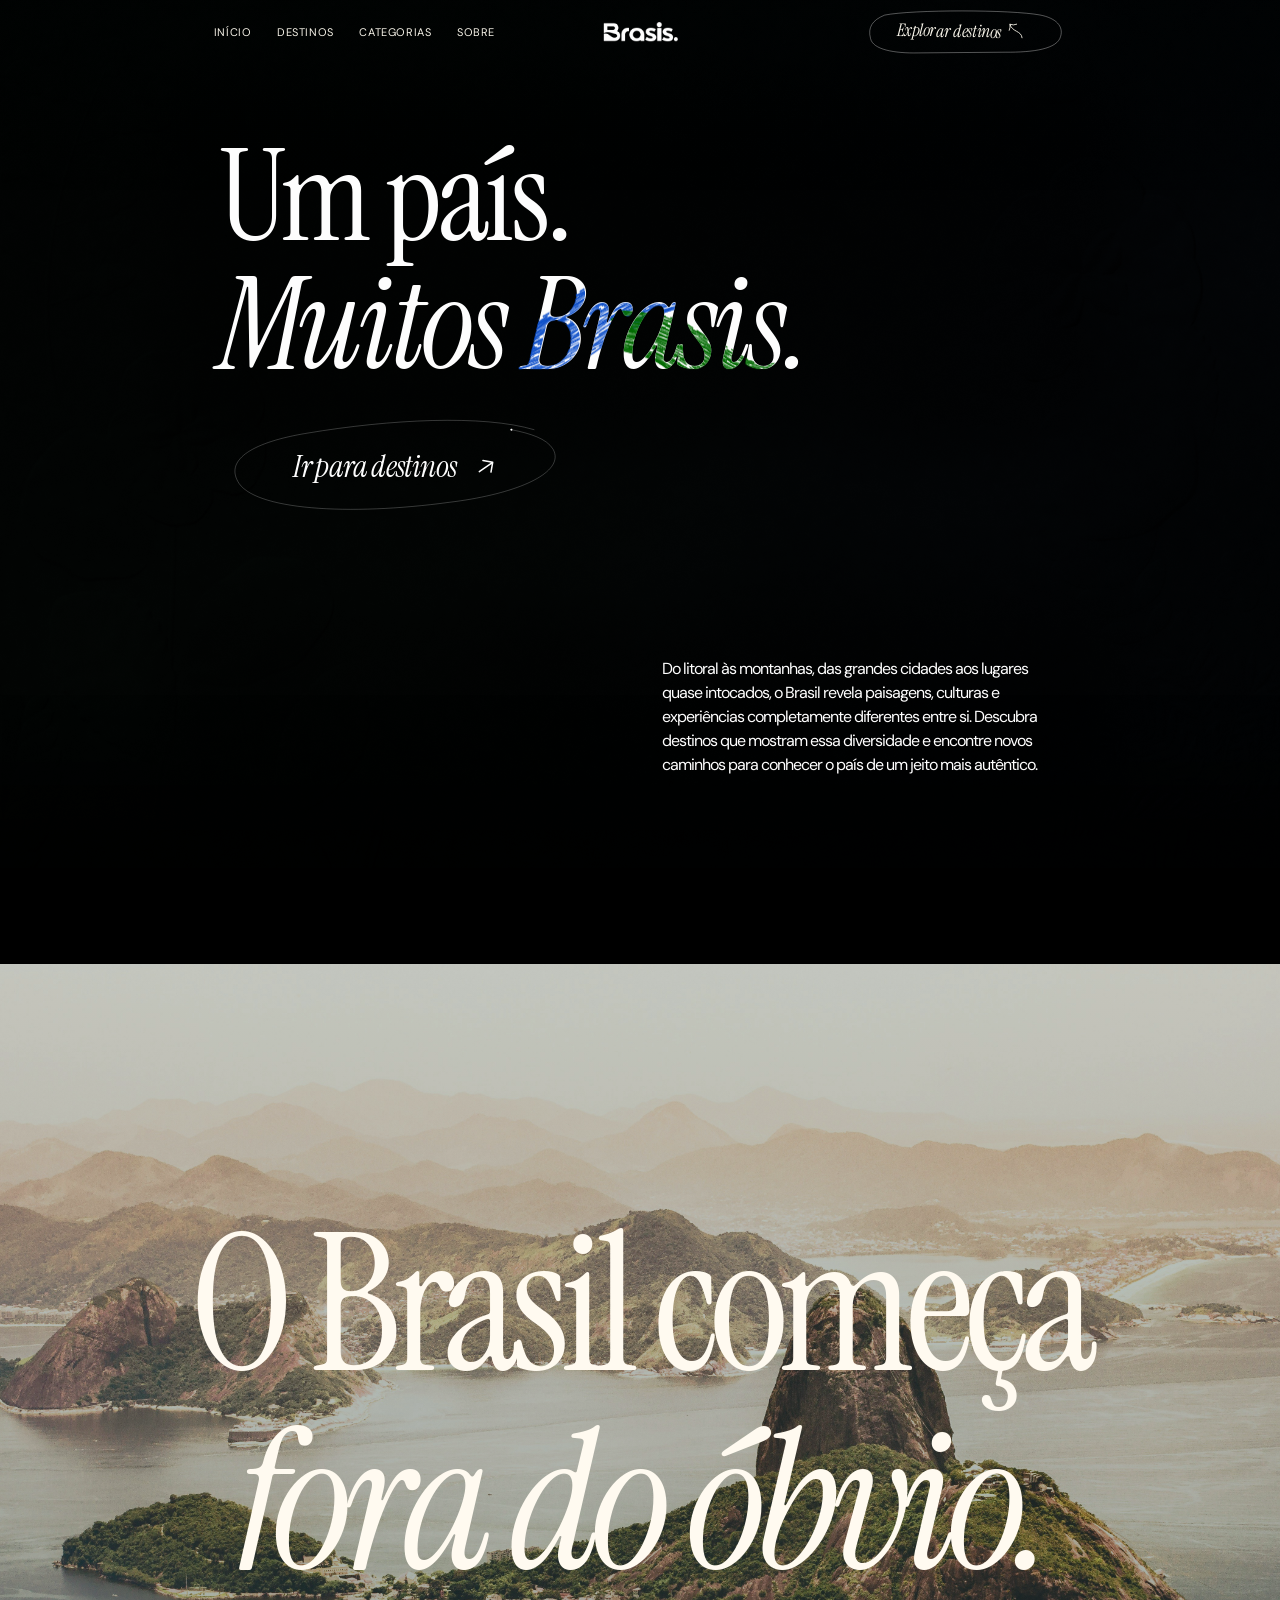
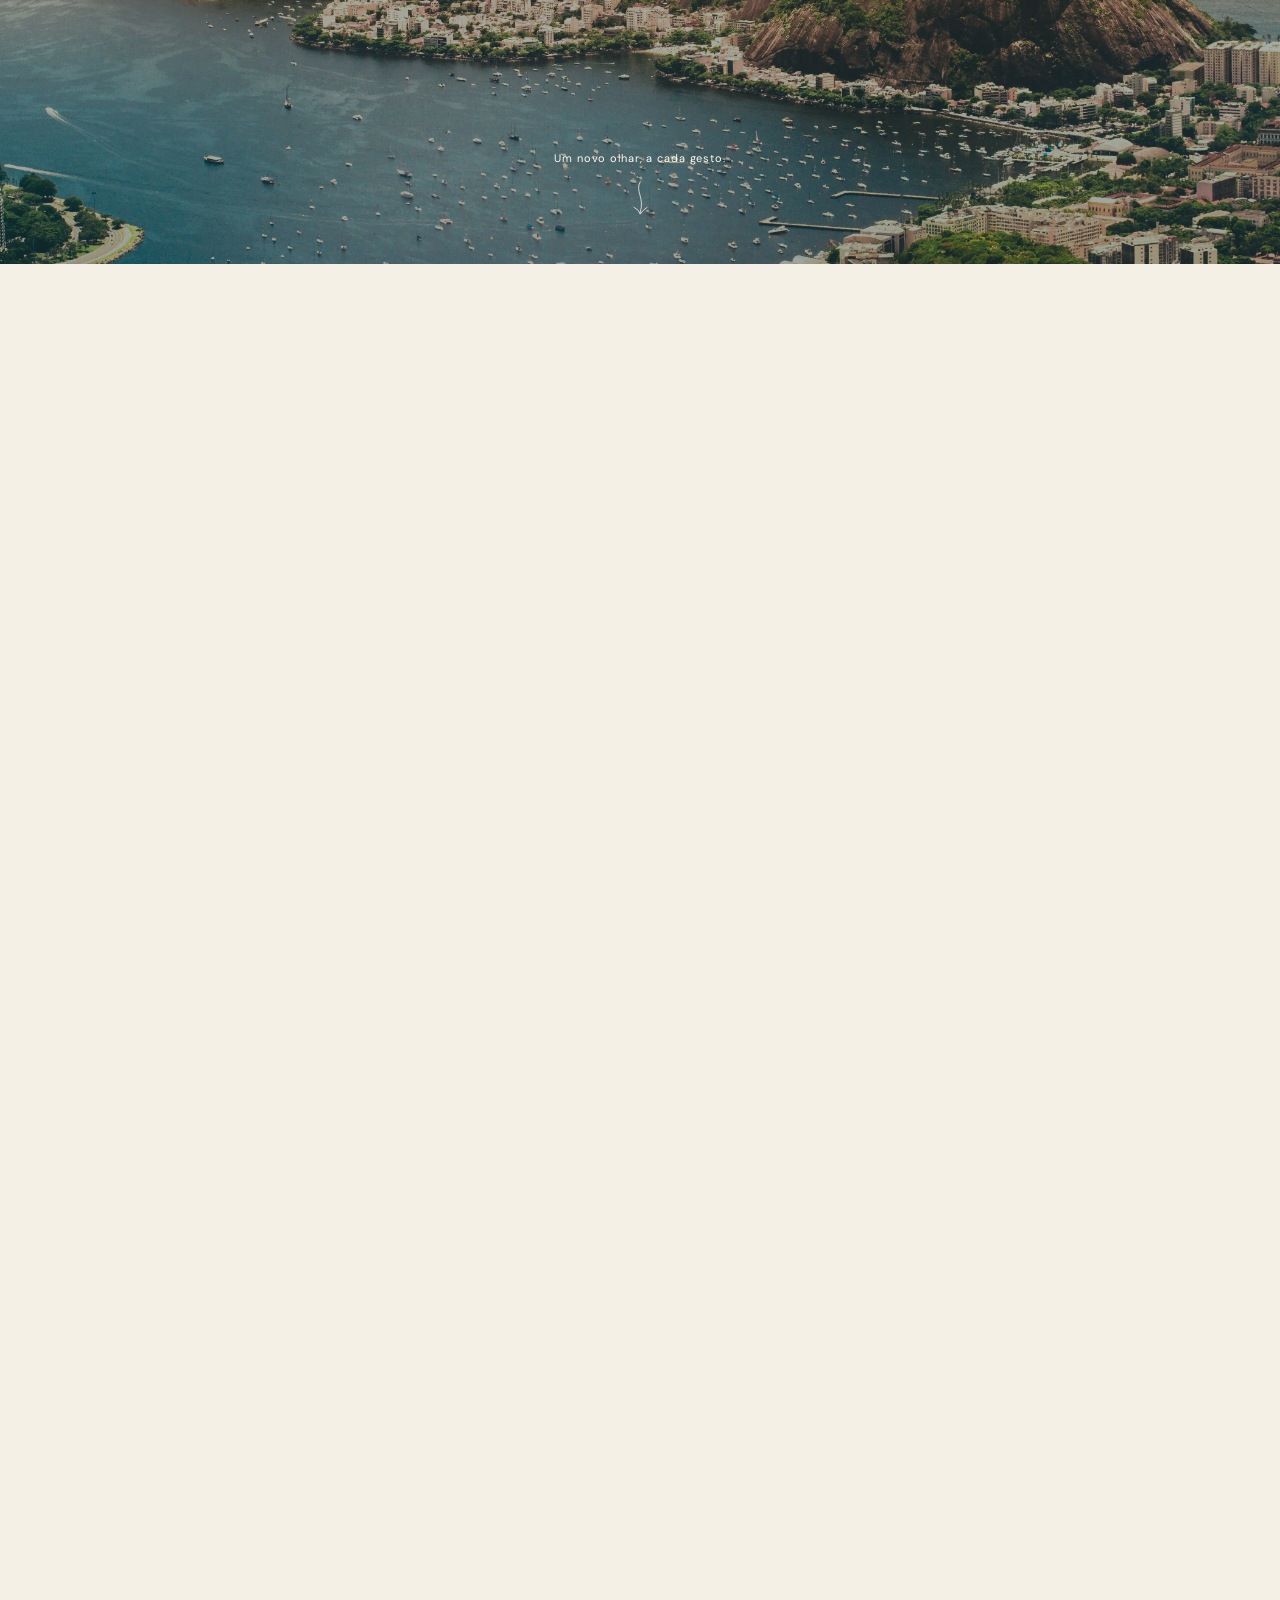
<file: Index.html>
﻿<!DOCTYPE html>
<html lang="pt-BR">
<head>
  <meta charset="UTF-8">
  <meta name="viewport" content="width=device-width, initial-scale=1.0">
  <link rel="stylesheet" href="CSS/style.css">
  <link rel="stylesheet" href="CSS/header.css">
  <link rel="stylesheet" href="CSS/hero-jardim.css">
  <link rel="stylesheet" href="CSS/brasil-pintura.css">
  <link rel="stylesheet" href="CSS/efeitos-texto.css">
  <link rel="stylesheet" href="CSS/destinos.css">
  <link rel="stylesheet" href="CSS/paisagens-galeria.css">
  <script defer src="JS/vendor/lenis.min.js"></script>
  <script defer src="JS/scroll.js"></script>
  <script defer src="JS/header.js"></script>
  <script defer src="JS/hero-jardim.js"></script>
  <script defer src="JS/texto-pincelado.js"></script>
  <script defer src="JS/pigmento.js"></script>
  <script defer src="JS/brasil-pintura.js"></script>
  <script defer src="JS/efeitos-texto.js"></script>
  <script defer src="JS/destinos.js"></script>
  <script defer src="JS/paisagens-dados.js"></script>
  <script defer src="JS/paisagens-lente.js"></script>
  <script defer src="JS/paisagens-galeria.js"></script>
  <link rel="shortcut icon" type="image/png" href="IMG/BrasisLogo.png">
  <title>Brasis. | Descubra o Brasil</title>
</head>
<body>
  <header class="header-principal">
    <button class="header-menu" type="button" aria-expanded="false" aria-controls="navegacao-principal" aria-label="Abrir menu">
      <svg viewBox="0 0 32 32" aria-hidden="true" focusable="false">
        <path class="header-menu__traco header-menu__traco--primeiro" d="M5 12 Q16 10 27 12"/>
        <path class="header-menu__traco header-menu__traco--segundo" d="M5 21 Q16 23 27 21"/>
      </svg>
    </button>

    <nav class="header-nav" id="navegacao-principal" aria-label="Navegação principal" data-lenis-prevent>
      <ul>
        <li><a href="Index.html#inicio" aria-current="page">Início</a></li>
        <li><a href="#destinos">Destinos</a></li>
        <li><a href="#">Categorias</a></li>
        <li><a href="#">Sobre</a></li>
      </ul>
    </nav>

    <a class="header-marca" href="#inicio" aria-label="Brasis — início">
      <span class="header-marca__imagem">
        <img src="IMG/Brasis.png" alt="Brasis">
      </span>
    </a>

    <a class="header-explorar" href="#destinos" aria-label="Explorar destinos">
      <svg class="header-explorar__pintura" viewBox="0 0 260 68" preserveAspectRatio="none" aria-hidden="true" focusable="false">
        <path class="header-explorar__base" d="M24 12 C60 4 189 3 226 10 C247 14 257 25 253 39 C249 56 218 61 181 61 L68 63 C37 64 9 59 6 44 C2 29 8 19 24 12Z"/>
        <path class="header-explorar__borda" d="M24 12 C60 4 189 3 226 10 C247 14 257 25 253 39 C249 56 218 61 181 61 L68 63 C37 64 9 59 6 44 C2 29 8 19 24 12Z"/>
        <path class="header-explorar__gesto" pathLength="100" d="M235 13 C209 1 104 5 55 9 C26 11 6 20 7 37 C6 54 25 61 54 62 C119 67 206 62 238 52 C252 47 258 32 246 22"/>
        <path class="header-explorar__tinta" pathLength="100" d="M27 51 C49 60 88 56 111 57 S170 59 190 54"/>
        <path class="header-explorar__agua" pathLength="100" d="M97 60 C148 60 205 60 231 48"/>
      </svg>
      <span class="header-explorar__texto">Explorar<span class="header-explorar__complemento"> destinos</span></span>
      <svg class="header-explorar__seta" viewBox="0 0 32 32" aria-hidden="true" focusable="false">
        <path d="M6 25 C17 24 14 10 26 7 M17 6 Q22 8 26 7 Q24 12 26 17"/>
      </svg>
    </a>
  </header>

  <main class="pagina-inicial">

    <section class="pagina-inicial-conteudo" id="inicio">
      <div class="hero-jardim" aria-hidden="true"><canvas></canvas></div>
      <div class="pagina-inicial-hero-top">
        <h1 data-jardim-resguardar><span data-revelar style=" --revelar-cor: #fff; width: 400px; --revelar-duracao: 700ms">Um país.</span>
            <span data-revelar style="--revelar-atraso: 300ms; --revelar-cor: #fff; width: 670px;"><em>Muitos <span class="texto-pincelado" data-pincelado>Brasis</span>.</em></span></h1>
        <button class="botao-destino" type="button">
          <svg class="botao-destino__rabisco" viewBox="0 0 300 90" aria-hidden="true" focusable="false">
            <path class="botao-destino__contorno" d="M 266 20 C 224 5 146 5 76 13 C 31 18 7 31 16 50 C 27 75 108 84 192 77 C 250 73 291 57 281 37 C 276 28 263 23 247 19"/>
            <path class="botao-destino__traco" pathLength="100" d="M 266 20 C 224 5 146 5 76 13 C 31 18 7 31 16 50 C 27 75 108 84 192 77 C 250 73 291 57 281 37 C 276 28 263 23 247 19"/>
            <path class="botao-destino__traco botao-destino__traco--final" pathLength="100" d="M 43 68 C 96 84 196 85 255 67 C 279 59 291 46 279 32"/>
          </svg>
          <span class="botao-destino__texto">Ir para destinos</span>
          <svg class="botao-destino__seta" viewBox="0 0 24 24" aria-hidden="true" focusable="false">
            <path d="M 5 12 H 19 M 13 6 L 19 12 L 13 18"/>
          </svg>
        </button>
      </div>

      <div class="pagina-inicial-hero-bottom" data-jardim-resguardar>
        <p data-surgir>Do litoral às montanhas, das grandes cidades aos lugares quase intocados, o Brasil revela paisagens, culturas e experiências completamente diferentes entre si. Descubra destinos que mostram essa diversidade e encontre novos caminhos para conhecer o país de um jeito mais autêntico.</p>
      </div>
    </section>

    <section class="brasil-pintura" id="destinos" aria-labelledby="brasil-pintura-titulo">
      <div class="brasil-pintura__fundo" aria-hidden="true">
        <div class="brasil-pintura__janela">
          <div class="brasil-pintura__paisagem"></div>
          <div class="brasil-pintura__papel"></div>
          <div class="brasil-pintura__troca" data-paisagem="foz">
            <div class="brasil-pintura__cataratas"></div>
          </div>
          <div class="brasil-pintura__troca" data-paisagem="lencois">
            <div class="brasil-pintura__lencois"></div>
          </div>
          <div class="brasil-pintura__aguada"></div>
          <div class="brasil-pintura__luz"></div>
        </div>
      </div>

      <div class="brasil-pintura__sequencia">
        <div class="brasil-pintura__palco">
          <div class="brasil-pintura__frase">
            <h3 class="brasil-pintura__titulo" id="brasil-pintura-titulo">
              <span>O Brasil começa</span>
              <em>fora do óbvio.</em>
            </h3>
            <div class="brasil-pintura__tinta" aria-hidden="true">
              <span>O Brasil começa</span>
              <em>fora do óbvio.</em>
            </div>
          </div>

          <div class="brasil-pintura__arte">
            <img src="IMG/brasil-pintado.svg" width="1200" height="800"
                 alt="Bandeira do Brasil reinterpretada em pinceladas de verde, amarelo e azul, com uma constelação e traços livres de lápis.">
          </div>

          <div class="brasil-pintura__convite" aria-hidden="true">
            <span>Um novo olhar, a cada gesto.</span>
            <svg viewBox="0 0 32 56" fill="none" focusable="false">
              <path d="M16 3 C8 17 23 25 16 48 M7 40 Q15 44 16 50 Q20 44 26 40"/>
            </svg>
          </div>
        </div>
      </div>

      <!-- Nos links “Quero ir”, substitua href="#" pelo endereço da página do destino. -->
      <section class="destino cristo-redentor-pagina" id="cristo-redentor" data-destino="cristo" aria-labelledby="cristo-redentor-titulo">
        <div class="destino__janela">
          <div class="destino__conteudo">
            <h4 class="destino__chamada">
              <span data-destino-revelar>Entre a cidade e</span>
              <span data-destino-revelar>o céu.</span>
            </h4>
            <div class="destino__leitura">
              <p data-destino-revelar>No alto do Corcovado, o Cristo Redentor se ergue sobre uma paisagem onde montanhas, floresta e mar dividem o mesmo horizonte. Um dos lugares em que o Rio de Janeiro revela, de uma só vez, a dimensão e o contraste de sua paisagem.</p>
              <div class="destino__acao" data-destino-revelar>
                <a class="destino__link" href="#" aria-label="Quero ir ao Cristo Redentor">
                  <span>Quero ir</span>
                  <svg viewBox="0 0 76 64" fill="none" aria-hidden="true" focusable="false">
                    <path class="destino__orbita" pathLength="100" d="M63 16C49 2 18 6 9 24S18 59 39 56S73 36 65 20C59 9 37 4 22 12M18 51C34 63 60 52 66 40"/>
                    <path class="destino__seta" d="M25 34C33 32 42 32 51 31M42 23L51 31L43 40"/>
                  </svg>
                </a>
              </div>
            </div>
            <h2 class="destino__titulo cristo-redentor-titulo" id="cristo-redentor-titulo">
              <span class="cristo-redentor-titulo-top" data-destino-revelar>Cristo</span>
              <em class="cristo-redentor-titulo-bottom" data-destino-revelar>Redentor.</em>
            </h2>
          </div>
        </div>
      </section>

      <section class="destino destino--invertido foz-iguacu-pagina" id="foz-iguacu" data-destino="foz" aria-labelledby="foz-iguacu-titulo">
        <div class="destino__janela">
          <div class="destino__conteudo foz-iguacu-conteudo">
            <h4 class="destino__chamada">
              <span data-destino-revelar>Uma paisagem em</span>
              <span data-destino-revelar>queda constante.</span>
            </h4>
            <div class="destino__leitura">
              <p data-destino-revelar>Em Foz do Iguaçu, centenas de quedas avançam entre a floresta e revelam uma paisagem moldada pela força da natureza. Um lugar em que escala, som e movimento fazem parte da experiência tanto quanto a própria vista.</p>
              <div class="destino__acao" data-destino-revelar>
                <a class="destino__link" href="#" aria-label="Quero ir às Cataratas do Iguaçu">
                  <span>Quero ir</span>
                  <svg viewBox="0 0 76 64" fill="none" aria-hidden="true" focusable="false">
                    <path class="destino__orbita" pathLength="100" d="M63 16C49 2 18 6 9 24S18 59 39 56S73 36 65 20C59 9 37 4 22 12M18 51C34 63 60 52 66 40"/>
                    <path class="destino__seta" d="M25 34C33 32 42 32 51 31M42 23L51 31L43 40"/>
                  </svg>
                </a>
              </div>
            </div>
            <h2 class="destino__titulo foz-iguacu-titulo" id="foz-iguacu-titulo">
              <span data-destino-revelar>Cataratas do</span>
              <em data-destino-revelar>Iguaçu.</em>
            </h2>
          </div>
        </div>
      </section>

      <section class="destino lencois-maranhenses-pagina" id="lencois-maranhenses" data-destino="lencois" aria-labelledby="lencois-maranhenses-titulo">
        <div class="destino__janela">
          <div class="destino__conteudo">
            <h4 class="destino__chamada">
              <span data-destino-revelar>Onde o deserto</span>
              <span data-destino-revelar>encontra a água.</span>
            </h4>
            <div class="destino__leitura">
              <p data-destino-revelar>Nos Lençóis Maranhenses, dunas brancas e lagoas temporárias desenham uma paisagem que parece mudar a cada estação. Um lugar de contrastes, escala e silêncio, diferente de qualquer outro cenário do país.</p>
              <div class="destino__acao" data-destino-revelar>
                <a class="destino__link" href="#" aria-label="Quero ir aos Lençóis Maranhenses">
                  <span>Quero ir</span>
                  <svg viewBox="0 0 76 64" fill="none" aria-hidden="true" focusable="false">
                    <path class="destino__orbita" pathLength="100" d="M63 16C49 2 18 6 9 24S18 59 39 56S73 36 65 20C59 9 37 4 22 12M18 51C34 63 60 52 66 40"/>
                    <path class="destino__seta" d="M25 34C33 32 42 32 51 31M42 23L51 31L43 40"/>
                  </svg>
                </a>
              </div>
            </div>
            <h2 class="destino__titulo lencois-maranhenses-titulo" id="lencois-maranhenses-titulo">
              <span data-destino-revelar>Lençóis</span>
              <em data-destino-revelar>Maranhenses.</em>
            </h2>
          </div>
        </div>
      </section>
    </section>

    <div class="paisagens">
      <section class="paisagens-conteudo paisagens-galeria" id="paisagens" aria-labelledby="paisagens-titulo">
        <div class="paisagens-palco">
          <div class="paisagens-grade" role="group" aria-label="Paisagens para descobrir"></div>
          <h1 id="paisagens-titulo">
            <span class="paisagens-top-text">Do nosso chão</span>
            <span class="paisagens-bottom-text">nascem paisagens.</span>
          </h1>
          <p class="paisagens-convite" aria-hidden="true"><span data-convite-paisagens>Role para revelar</span></p>
          <div class="paisagens-ficha" id="paisagens-ficha" role="region" aria-label="Sobre a paisagem" hidden>
            <svg class="paisagens-ficha__tinta" viewBox="0 0 360 360" preserveAspectRatio="none" aria-hidden="true">
              <path fill="#123c2c" d="M8 18 53 10 48 6 340 12 351 34 343 108 351 150 345 228 354 332 316 345 202 337 160 349 18 337 10 310 18 260 5 240 15 168 6 103 13 64Z"/>
              <path class="paisagens-ficha__gesto paisagens-ficha__gesto--azul" d="M-45 81 Q129 120 377 41 M-21 149 Q133 175 371 117" pathLength="100"/>
              <path class="paisagens-ficha__gesto paisagens-ficha__gesto--verde" d="M-42 221 Q115 129 387 208 M-30 286 Q172 205 390 278" pathLength="100"/>
              <path class="paisagens-ficha__risco" d="M26 345 Q143 328 322 346 M61 353 Q222 340 338 349" pathLength="100"/>
            </svg>
            <button class="paisagens-ficha__fechar" type="button" aria-label="Fechar detalhes da paisagem">×</button>
            <div class="paisagens-ficha__conteudo" data-lenis-prevent>
              <p class="paisagens-ficha__regiao"></p>
              <h2 class="paisagens-ficha__nome"></h2>
              <p class="paisagens-ficha__descricao"></p>
              <div class="paisagens-ficha__acao"></div>
            </div>
          </div>
        </div>
      </section>
    </div>

    <div class="natureza">
        <section class="natureza-conteudo">
          <section class="natureza-titulo">
            <h1 data-surgir class="natureza-top-text">A GRANDEZA</h1>
            <h1 data-surgir style="--surgir-atraso: 300ms" class="natureza-bottom-text">DO BRASIL.</h1>
          </section>
          <section data-surgir class="natureza-rodape">
            <h2>O Brasil vai muito além dos lugares que todo mundo já conhece.</h2>
            <p>A Brasis reúne destinos, paisagens e experiências de diferentes regiões do país para ajudar você a descobrir novos lugares, entender melhor cada destino e encontrar caminhos para explorar o Brasil de um jeito mais consciente, curioso e autêntico.</p>
          </section>
        </section>
    </div>
    
  </main>

  <footer class="rodape">
    <div class="rodape-botao">
      <button>
        <span>Explore o que é nosso</span>
        <img src="IMG/seta-diagonal.png" width="30" style="filter: invert(1);">
      </button>
    </div>

    <div class="rodape-conteudo">
      <div class="rodape-titulo">

        <nav>
          <ul>
            <a href="#"><li><span>Voltar para o Início</span></li></a>
            <a href="#"><li>Sobre</li></a>
            <a href="#"><li>Destinos</li></a>
            <a href="#"><li>Contate-nos</li></a>
          </ul>
        </nav>

        <img src="IMG/Brasis.png" width="500">
      </div>

      <hr>

      <div class="rodape-baixo">
        <div class="rodape-redes">
          <a href="https:/instagram.com">
            <img src="IMG/instagram.png" style="filter: invert(1);" width="20">
          </a>
          <a href="https:/twitter.com">
            <img src="IMG/twitter.png" style="filter: invert(1);" width="20">
          </a>
        </div>

        <div class="rodape-slogan">
          <p>AINDA HÁ MUITO BRASIL PARA DESCOBRIR.</p>
        </div>

        <div class="rodape-direitos">
          <p>©Brasis. All rights reserved.</p>
        </div>
      </div>
    </div>
  </footer>
</body>
</html>
</file>
<file: CSS/style.css>
*{
    padding: 0;
    margin: 0;
    box-sizing: border-box;
}

@font-face {
    font-family: "Instrument Serif";
    src: url("../fonts/instrument-serif-regular.woff2") format("woff2");
    font-style: normal;
    font-weight: 400;
    font-display: swap;
}

@font-face {
    font-family: "Instrument Serif";
    src: url("../fonts/instrument-serif-italic.woff2") format("woff2");
    font-style: italic;
    font-weight: 400;
    font-display: swap;
}

@font-face {
    font-family: "DM Sans";
    src: url("../fonts/dm-sans-latin.woff2") format("woff2");
    font-style: normal;
    font-weight: 100 1000;
    font-display: swap;
}

/* Família e peso usados pelo título Impressions / Heritage do Lumen Artspace. */
@font-face {
    font-family: "IvyPresto Display";
    src: url("../fonts/ivypresto-display-thin.woff2") format("woff2");
    font-style: normal;
    font-weight: 100;
    font-display: swap;
}

:root {
    /* Troque as famílias aqui para experimentar outras combinações. */
    --fonte-titulo: "Instrument Serif", Georgia, serif;
    --fonte-texto: "DM Sans", Arial, sans-serif;
    --header-height: 68px;
}

html {
    background: #000;
    scroll-behavior: smooth;
    scroll-padding-top: calc(var(--header-height) + 24px);
}

html.lenis,
html.lenis body {
    height: auto;
}

.lenis.lenis-smooth {
    scroll-behavior: auto !important;
}

body {
    background: #000;
    font-family: var(--fonte-texto);
    font-weight: 400;
    line-height: 1.5;
    overflow-x: clip;
}

button {
    font-family: inherit;
}

.pagina-inicial {
    background-color: #000000;
    display: flex;
    flex-direction: column;
    align-items: center;
}

.pagina-inicial-conteudo {
    height: 90vh;
    gap: 70px;
    display: flex;
    flex-direction: column;
}

.pagina-inicial-hero-top {
    padding-top: 100px;
    width: 66vw;
    margin: auto;
    display: flex;
    flex-direction: column;
    text-align: left;
    color: #fdfdfd;
}

.pagina-inicial-hero-top h1 {
    display: flex;
    flex-direction: column;
    font-family: var(--fonte-titulo);
    font-size: clamp(3rem, 10vw, 9rem);
    font-weight: 300;
    letter-spacing: -0.03em;
    line-height: 1;
}

.pagina-inicial-hero-top h1 em {
    font-style: italic;
    font-weight: inherit;
}

/* A palavra continua sendo texto; o canvas só deposita pigmentos sobre as letras. */
.texto-pincelado {
    --pincel-entrada: 1350ms;
    --pincel-duracao: 2000ms;
    --pincel-pausa: 700ms;
    --pincel-verde: #0d4fca;
    --pincel-bege: #e6b000;
    --pincel-petroleo: #006b00;
    position: relative;
    display: inline-block;
    vertical-align: baseline;
}
.texto-pincelado__tinta {
    position: absolute;
    inset: -0.12em;
    width: calc(100% + 0.24em);
    height: calc(100% + 0.24em);
    pointer-events: none;
}

/* As larguras do efeito de texto também precisam caber na tela do celular. */
.pagina-inicial-hero-top h1 > span {
    max-width: 100%;
    white-space: nowrap;
}

.botao-destino {
    position: relative;
    display: inline-flex;
    align-items: center;
    justify-content: center;
    align-self: flex-start;
    gap: 16px;
    width: clamp(18rem, 28vw, 25rem);
    max-width: 100%;
    aspect-ratio: 300 / 90;
    margin-top: 24px;
    padding: 12px 24px;
    border: 0;
    border-radius: 50%;
    background: none;
    color: inherit;
    font-style: italic;
    font-family: var(--fonte-titulo);
    font-size: clamp(1.8rem, 2.4vw, 2.25rem);
    font-weight: 400;
    letter-spacing: -0.02em;
    line-height: 1;
    cursor: pointer;
    -webkit-tap-highlight-color: transparent;
}

.botao-destino__rabisco {
    position: absolute;
    inset: 0;
    width: 100%;
    height: 100%;
    overflow: visible;
    fill: none;
    stroke: currentColor;
    stroke-linecap: round;
    stroke-linejoin: round;
    pointer-events: none;
    transform: rotate(-3deg);
    transition: transform 900ms cubic-bezier(0.22, 1, 0.36, 1);
}

.botao-destino__contorno {
    stroke-width: 0.8;
    opacity: 0.22;
}

.botao-destino__traco {
    stroke-width: 1.6;
    stroke-dasharray: 100;
    stroke-dashoffset: 100;
    transition: stroke-dashoffset 350ms ease-in;
}

.botao-destino__traco--final {
    stroke-width: 1;
    opacity: 0.55;
}

.botao-destino__texto {
    transition: transform 650ms cubic-bezier(0.22, 1, 0.36, 1);
}

.botao-destino__seta {
    width: 28px;
    height: 28px;
    flex-shrink: 0;
    fill: none;
    stroke: currentColor;
    stroke-width: 1.3;
    stroke-linecap: round;
    stroke-linejoin: round;
    transform: rotate(-35deg);
    transition: transform 650ms cubic-bezier(0.22, 1, 0.36, 1);
}

.botao-destino:is(:hover, :focus-visible) .botao-destino__rabisco {
    transform: rotate(0);
}

.botao-destino:is(:hover, :focus-visible) .botao-destino__traco {
    stroke-dashoffset: 0;
    transition-duration: 950ms;
    transition-timing-function: cubic-bezier(0.45, 0, 0.16, 1);
}

.botao-destino:is(:hover, :focus-visible) .botao-destino__traco--final {
    transition-duration: 700ms;
    transition-delay: 180ms;
}

.botao-destino:is(:hover, :focus-visible) .botao-destino__texto {
    transform: translateX(-2px);
}

.botao-destino:is(:hover, :focus-visible) .botao-destino__seta {
    transform: translateX(3px) rotate(0);
}

.botao-destino:focus-visible {
    outline: 2px solid currentColor;
    outline-offset: 5px;
}

.botao-destino:active .botao-destino__texto {
    transform: translateX(-2px) translateY(1px);
}

@media (hover: none) {
    .botao-destino__traco {
        stroke-dashoffset: 0;
        opacity: 0.65;
    }
}

@media (max-width: 600px) {
    .botao-destino {
        width: min(78vw, 20rem);
        max-width: calc(83vw - 16px);
        padding-inline: 16px;
        gap: 12px;
        font-size: clamp(1.65rem, 6.5vw, 1.9rem);
    }

}

@media (prefers-reduced-motion: reduce) {
    html {
        scroll-behavior: auto;
    }

    .botao-destino *,
    .botao-destino:is(:hover, :focus-visible) * {
        transition: none;
    }
}

.pagina-inicial-hero-bottom {
    width: 66vw;
    display: flex;
    margin: auto;
    justify-content: flex-end;
    font-size: 16px;
}

.pagina-inicial-hero-bottom p{
    color: #fff;
    letter-spacing: -1px;
    width: 400px;
}

.pagina-inicial h3 {
    text-align: center;
    color: #fff;
    font-family: var(--fonte-titulo);
    font-size: clamp(3rem, 18vw, 15rem);
    font-weight: 400;
    letter-spacing: -0.04em;
    line-height: 1;
    white-space: nowrap;
}

.pagina-inicial h3 em {
    font-style: italic;
    font-weight: inherit;
}

/* Um único alinhamento e espaçamentos proporcionais na abertura do celular. */
@media (max-width: 700px) {
    .pagina-inicial-conteudo {
        width: 100%;
        height: auto;
        min-height: 92svh;
        padding: calc(var(--header-height) + clamp(44px, 9svh, 80px)) 7vw 48px;
        gap: clamp(42px, 7svh, 64px);
    }
    .pagina-inicial-hero-top {
        width: 100%;
        margin: 0;
        padding: 0;
    }
    .pagina-inicial-hero-top h1 {
        font-size: clamp(2.8rem, 12.7vw, 5.4rem);
        line-height: 1.02;
    }
    .pagina-inicial-hero-top .botao-destino {
        width: min(100%, 310px);
        max-width: 100%;
        margin-top: 28px;
        font-size: clamp(1.65rem, 6.8vw, 2rem);
    }
    .pagina-inicial-hero-bottom {
        width: 100%;
        margin: 0;
        justify-content: flex-start;
    }
    .pagina-inicial-hero-bottom p {
        width: 100%;
        max-width: 38ch;
        font-size: clamp(15px, 4vw, 18px);
        letter-spacing: -0.025em;
        line-height: 1.65;
    }
}

.paisagens {
    display: flex;
    flex-direction: column;
    width: 100%;
    background-color: #000000;
    color: #fff;
    justify-content: center;
    align-items: center;
    text-align: center;
}

.paisagens-conteudo {
    display: flex;
    flex-direction: column;
    justify-content: center;
    align-items: center;
    background-color: #020202;
    width: 100%;
    height: 100vh;
}

.paisagens-conteudo h1 {
    font-family: "IvyPresto Display", "Times New Roman", serif;
    font-weight: 100;
    font-synthesis: none;
    line-height: 1;
}

.paisagens-conteudo h1 > span {
    display: block;
    letter-spacing: -0.03em;
}

.paisagens-top-text {
    font-size:11vw;
}

.paisagens-bottom-text {
    text-transform: uppercase;
    font-size: 8vw;
}

.natureza {
    color: #fff;
    display: flex;
    align-items: center;
    justify-content: center;
    background-position: center;
    background-size: cover;
    background-image: url(../IMG/Design\ sem\ nome.png);
    height: 120vh;
    width: 100%;
}

.natureza-conteudo {
    display: flex;
    height: 90vh;
    width: 100%;
    flex-direction: column;
    align-items: center;
    justify-content: space-between;
}

.natureza-conteudo h1{
    line-height: 0.75;
    font-family: "IvyPresto Display", serif;
    text-transform: uppercase;
    font-weight: 100;
    font-size: 300px;
}

.natureza-titulo {
    width: 100%;
    display: flex;
    flex-direction: column;
}

.natureza-top-text {
    display: flex;
    justify-content: flex-start;
}

.natureza-bottom-text {
    display: flex;
    justify-content: flex-end;
}

.natureza-rodape{
    width: 70%;
    display: flex;
    justify-content: space-around;
    align-items: flex-end;
}

.natureza-rodape h2,
.natureza-rodape p {

    font-weight: 200;
    letter-spacing: 0px;
    line-height: 1;
    width: 25vw;
    margin: auto;
    text-align: start;
}

.natureza h2 {
    font-family: "IvyPresto Display", serif;
    text-transform: uppercase;
    font-weight: 100;
    line-height: 1;
    font-size: 40px;
}

.natureza p {
    color: #fffffffb;
    font-size: 22px;
}

.rodape-conteudo {
    padding: 100px 0px 10px;
    width: 66vw;
    margin: auto;
    display: flex;
    flex-direction: column;
    gap:15px;
    display: flex;
    color: #fff;
}

.rodape{
    background-color: #020202;

}

.rodape-botao{
    width: 63vw;
    margin: auto;
}

.rodape-botao button {
    font-family: "IvyPresto Display", serif;
    width: 100%;
    color: #fff;
    padding: 20px 0px;
    letter-spacing: -1px;
    background: none;
    font-size: 50px;
    border:1px solid #fff;
    border-radius: 150px;
}

.rodape-titulo {
    display: flex;
    justify-content: space-between;
    align-items: center;
}

/* Evita que a logo de 500 px alargue o viewport inteiro no celular. */
.rodape-titulo > img {
    max-width: 70%;
    min-width: 0;
    height: auto;
}

.rodape-titulo nav ul {
    width: 20vw;
    display: flex;
    flex-direction: column;
    list-style: none;
    text-decoration: none;
}

.rodape-titulo nav ul li {
    padding: 30px 0px 30px 30px;
}

.rodape-conteudo hr {
    border: 1px solid #fdfdfd2a;
}

.rodape-baixo {
    align-items: center;
    display: flex;
    justify-content: space-between;
}

.rodape-baixo p {
    font-family: var(--fonte-texto);
    text-transform: uppercase;
    font-weight: 400;
    letter-spacing: -1px;
    line-height: 1;
    font-size: 16px;
}

.rodape-redes,
.rodape-slogan,
.rodape-direitos {
    width: 400px;
    margin: auto;
}

.rodape-direitos {
    text-align: end;
}

.rodape-slogan {
    text-align: center;
}

.rodape-redes {
    display: flex;
    gap: 30px;
}

.rodape-titulo nav ul a{
    text-decoration: none;
    font-weight: 300;
    color: #fdfdfd;
    letter-spacing: -1px;
    font-size: 16px;
    transition: transform 0.4s cubic-bezier(.24,0,.04,.97), background-color 0.2s cubic-bezier(.24,0,.04,.97);
}

.rodape-titulo nav ul a:hover{
    transform: translateX(10px);
    background-color: #30303054;
}
</file>
<file: CSS/header.css>
.header-principal {
    /* O JavaScript lê este estado; o limite fica apenas na media query abaixo. */
    --header-compacto: 0;
    --header-tinta: #03500a;
    --header-ouro: #f5b410;
    --header-margem: clamp(100px, 50vw, 16.7vw);
    position: fixed;
    inset: 0 0 auto;
    z-index: 100;
    display: grid;
    grid-template-columns: minmax(0, 1fr) auto minmax(0, 1fr);
    align-items: center;
    gap: 28px;
    padding: 7px var(--header-margem);
    color: #f7f4e9;
    background: transparent;
    transition: background-color 450ms ease, box-shadow 450ms ease;
}

.header-principal.is-scrolled {
    background: rgba(5, 13, 10, 0.068);
    -webkit-backdrop-filter: blur(5px);
    backdrop-filter: blur(5px);
    box-shadow: 0 1px 0 rgba(253, 253, 252, 0.185);
}

.header-marca {
    display: flex;
    align-items: center;
    justify-content: center;
    min-height: 44px;
}

.header-marca img {
    display: block;
    width: 75px;
    height: auto;
    filter: brightness(100);
}

.header-marca__imagem {
    display: block;
    line-height: 0;
}

.header-nav {
    min-width: 0;
}

.header-nav ul {
    display: flex;
    align-items: center;
    gap: clamp(16px, 2vw, 30px);
    list-style: none;
}

.header-nav a {
    position: relative;
    display: inline-flex;
    align-items: center;
    min-height: 44px;
    color: inherit;
    text-decoration: none;
    font-size: 11px;
    letter-spacing: 0.055em;
    text-transform: uppercase;
    white-space: nowrap;
    transition: color 220ms ease;
}

.header-nav a::after {
    content: "";
    position: absolute;
    inset: auto 0 8px;
    height: 3px;
    background: var(--header-ouro);
    clip-path: polygon(0 60%, 23% 20%, 61% 36%, 100% 0, 96% 62%, 46% 92%, 6% 100%);
    transform: scaleX(0);
    transform-origin: left;
    transition: transform 400ms cubic-bezier(.1,.01,0,.98);
}

.header-nav a::before {
    content: none;
    position: absolute;
    left: -10px;
    top: 50%;
    width: 4px;
    height: 4px;
    border-radius: 50%;
    background: var(--header-ouro);
    transform: translateY(-50%);
    opacity: 0;
}

.header-nav a:is(:hover, :focus-visible) {
    color: var(--header-ouro);
}

.header-nav a:is(:hover, :focus-visible)::after {
    transform: scaleX(1);
}

.header-explorar {
    position: relative;
    isolation: isolate;
    display: inline-flex;
    align-items: center;
    justify-content: center;
    justify-self: end;
    gap: 12px;
    width: 200px;
    height: 50px;
    padding: 8px 20px 10px;
    color: inherit;
    text-decoration: none;
    white-space: nowrap;
    -webkit-tap-highlight-color: transparent;
}

.header-explorar__pintura {
    position: absolute;
    inset: 0;
    z-index: -1;
    width: 100%;
    height: 100%;
    overflow: visible;
    pointer-events: none;
    transform: rotate(0.5deg);
    transition: transform 650ms cubic-bezier(.1,.01,0,.98);
}

.header-explorar__base {
    fill: #12342600;
    transition: fill 450ms;
}

.header-explorar__borda {
    fill: none;
    stroke: #ffffff;
    stroke-width: 0.8;
    opacity: 0.55;
}

.header-explorar__gesto,
.header-explorar__tinta,
.header-explorar__agua {
    fill: none;
    stroke: var(--header-ouro);
    stroke-width: 1.25;
    stroke-linecap: round;
    stroke-linejoin: round;
    stroke-dasharray: 100;
    stroke-dashoffset: 100;
    transition: stroke-dashoffset 400ms ease ;
}

.header-explorar__tinta {
    stroke: #eeda25;
    stroke-width: 0;
    opacity: 0.7;
    stroke-dashoffset: 82;
    transition: all 200ms cubic-bezier(.1,.01,0,.98);
}

.header-explorar__agua {
    stroke: #6faca0;
    stroke-width: 1.6;
    opacity: 0.7;
}

.header-explorar__texto {
    font: italic 18px/1 var(--fonte-titulo);
    letter-spacing: -0.015em;
    transform: rotate(1deg) scale(0.970);
    transition: transform 650ms cubic-bezier(.1,.01,0,.98);
}

.header-explorar__seta {
    width: 24px;
    transform: rotate(-90deg) translate(0px, -10px) scale(0.9);
    height: 24px;
    flex-shrink: 0;
    fill: none;
    stroke: currentColor;
    stroke-width: 1.3;
    stroke-linecap: round;
    stroke-linejoin: round;
    transition: transform 500ms cubic-bezier(.1,.01,0,.98);
}

.header-explorar:is(:hover, :focus-visible) .header-explorar__borda {
    stroke: #91a378;
}

.header-explorar:is(:hover, :focus-visible) .header-explorar__tinta {
    stroke-width: 3;
    transition: all 200ms cubic-bezier(.1,.01,0,.98);
}

.header-explorar:is(:hover, :focus-visible) .header-explorar__texto {
    transform: rotate(-0.5deg) scale(1.015);
}

.header-explorar:is(:hover, :focus-visible) .header-explorar__pintura {
    transform: translate(-3px, 0px) rotate(-0deg) scale(1.015);
}

.header-explorar:is(:hover, :focus-visible) .header-explorar__base {
    fill:#0350099d;
}

.header-explorar:is(:hover, :focus-visible) :is(.header-explorar__gesto, .header-explorar__tinta, .header-explorar__agua) {
    stroke-dashoffset: 0;
    transition-duration: 700ms;
    transition-timing-function: cubic-bezier(.1,.01,0,.98);
}

.header-explorar:is(:hover, :focus-visible) .header-explorar__tinta {
    transition-delay: 160ms;
}

.header-explorar:is(:hover, :focus-visible) .header-explorar__agua {
    transition-delay: 280ms;
}

.header-explorar:is(:hover, :focus-visible) .header-explorar__seta {
    transform: translate(-5px, -2px) rotate(45deg) scale(1,01);
}

.header-principal :is(a, button):focus-visible {
    outline: 2px solid var(--header-ouro);
    outline-offset: 4px;
    border-radius: 3px;
}

.header-menu {
    display: none;
}

@media (max-width: 1200px) {
    .header-principal {
        --header-compacto: 1;
        --header-margem: clamp(16px, 4vw, 40px);
        grid-template-columns: minmax(0, 1fr) auto;
        gap: 8px;
        padding-block: 10px;
    }

    .header-marca {
        grid-column: 1;
        grid-row: 1;
        justify-self: start;
    }

    .header-marca img {
        width: 100px;
    }

    .header-explorar {
        grid-column: 2;
        grid-row: 1;
        width: 126px;
        height: 54px;
        gap: 8px;
        padding-inline: 14px;
    }

    .header-explorar__texto {
        font-size: 23px;
    }

    .header-explorar__complemento {
        display: none;
    }

    .header-explorar__seta {
        width: 21px;
        height: 21px;
    }

    /* Sem JavaScript, a navegação permanece disponível em uma segunda linha. */
    .header-nav {
        grid-column: 1 / -1;
        grid-row: 2;
    }

    .header-nav ul {
        justify-content: space-between;
        flex-wrap: wrap;
        gap: 4px 16px;
    }

    .header-principal.menu-pronto {
        grid-template-columns: minmax(0, 1fr) auto minmax(0, 1fr);
    }

    .menu-pronto .header-marca {
        grid-column: 2;
        justify-self: center;
    }

    .menu-pronto .header-explorar {
        grid-column: 3;
    }

    .menu-pronto .header-menu {
        display: inline-grid;
        place-items: center;
        grid-column: 1;
        grid-row: 1;
        width: 44px;
        height: 44px;
        padding: 6px;
        border: 0;
        background: transparent;
        color: inherit;
        cursor: pointer;
        -webkit-tap-highlight-color: transparent;
    }

    .header-menu svg {
        width: 32px;
        height: 32px;
        fill: none;
        stroke: currentColor;
        stroke-width: 1.4;
        stroke-linecap: round;
    }

    .header-menu__traco {
        transform-origin: center;
        transition: transform 450ms cubic-bezier(.1,.01,0,.98);
    }

    .header-menu[aria-expanded="true"] .header-menu__traco--primeiro {
        transform: translateY(4px) rotate(45deg);
    }

    .header-menu[aria-expanded="true"] .header-menu__traco--segundo {
        transform: translateY(-5px) rotate(-45deg);
    }

    .menu-pronto .header-nav {
        position: absolute;
        grid-area: auto;
        inset: 100% 0 auto;
        max-height: calc(100dvh - var(--header-height));
        overflow-y: auto;
        overscroll-behavior: contain;
        padding: 12px var(--header-margem) 28px;
        background:#015012bd;
        box-shadow: 0 20px 30px rgb(0 0 0 / 20%);
        border-bottom: 1px solid rgb(214 182 104 / 24%);
        opacity: 0;
        visibility: hidden;
        transform: translateY(-8px);
        pointer-events: none;
        transition: opacity 260ms cubic-bezier(.1,.01,0,.98), transform 400ms cubic-bezier(.1,.01,0,.98), visibility 400ms cubic-bezier(.1,.01,0,.98);
    }

    .menu-pronto .header-nav ul {
        display: grid;
        justify-content: stretch;
        gap: 0;
    }

    .menu-pronto .header-nav li {
        border-top: 1px solid rgb(214 182 104 / 12%);
    }

    .menu-pronto .header-nav a {
        display: flex;
        padding: 10px 4px 10px 30px;
        font: 40px/1.3 var(--fonte-titulo);
        text-transform: none;
        letter-spacing: -0.02em;
    }

    .menu-pronto .header-nav a::before {
        content: "";
        left: 6px;
        width: 5px;
        height: 5px;
    }

    .menu-pronto .header-nav a[aria-current="page"] {
        color: var(--header-ouro);
    }

    .menu-pronto .header-nav a[aria-current="page"]::before {
        opacity: 1;
    }

    .menu-pronto .header-nav a[aria-current="page"]:is(:hover, :focus-visible)::after {
        background: var(--header-ouro);
    }

    .menu-pronto .header-nav a::after {
        left: 30px;
        right: 70%;
    }

    .header-principal.menu-aberto {
        background: #015012ef;
    }

    .menu-aberto .header-nav {
        opacity: 1;
        visibility: visible;
        transform: none;
        pointer-events: auto;
        transition-duration: 260ms, 400ms, 0s;
    }
}

@media (max-width: 600px) {
    .header-explorar {
        display: none;
    }
}

@media (max-width: 420px) {
    .menu-pronto .header-explorar {
        width: clamp(90px, 25vw, 105px);
        padding-inline: 9px;
        gap: 4px;
    }
    .menu-pronto .header-explorar__texto { font-size: 21px; }
    .menu-pronto .header-explorar__seta { width: 15px; height: 18px; transform: none; }
}

@media (hover: none) {
    .header-explorar__gesto {
        stroke-dashoffset: 0;
        opacity: 0.55;
    }

    .header-explorar__tinta {
        stroke-dashoffset: 20;
    }
}

@media (prefers-reduced-motion: reduce) {
    .header-principal,
    .header-principal *,
    .header-principal *::after {
        transition: none !important;
    }
}
</file>
<file: CSS/hero-jardim.css>
.pagina-inicial-conteudo {
    position: relative;
    isolation: isolate;
    --jardim-luz: 0.5;
    --jardim-relevo: 1.25;
    --jardim-ritmo: 1;
    --jardim-agua: 10;
    --jardim-revelacao: 10;
    --jardim-alcance: 1;
    --jardim-atmosfera: 1;
    --jardim-protecao: .55;
}
.hero-jardim {
    position: absolute;
    z-index: -1;
    top: 0;
    bottom: calc(-1 * clamp(96px, 12vw, 170px));
    left: 50%;
    width: 100vw;
    transform: translateX(-50%);
    overflow: hidden;
    pointer-events: none;
    background: #030706 url('../IMG/jardim-desktop.webp') center / 100% 100% no-repeat;
    mask-image: linear-gradient(#000 0%, #000 80%, transparent 100%);
    -webkit-mask-image: linear-gradient(#000 0%, #000 80%, transparent 100%);
}
.hero-jardim canvas {
    display: block;
    width: 100%;
    height: 100%;
    opacity: 0;
    transition: opacity 900ms ease;
}
.hero-jardim.is-ready canvas { opacity: 1; }
.hero-jardim::after {
    content: '';
    position: absolute;
    inset: 0;
    background: linear-gradient(180deg, rgb(0 5 4 / 15%), transparent 20%, transparent 72%, #000);
}
@media (max-width: 700px) {
    .hero-jardim { background-image: url('../IMG/jardim-mobile.webp'); }
}
@media (prefers-reduced-motion: reduce) {
    .hero-jardim canvas { transition: none; }
}
</file>
<file: CSS/brasil-pintura.css>
/* Uma tela de pintura: a rolagem conduz o gesto, não o tempo. */
.brasil-pintura {
    /* Parallax: 1 = padrão, 0.5 = metade, 2 = dobro, 0 = sem deslocamento da foto. */
    --parallax-velocidade: 2;
    /* Travessias em alturas de tela, dentro do intervalo livre entre os textos. */
    --transicao-antes: 1.15;
    --transicao-depois: 1;
    --bandeira-sopro: 1.6;
    --bandeira-acompanhar: 40px;
    /* Quanto maior a distância de rolagem, mais lenta fica a pintura. */
    --pintura-rolagem: 500svh;
    --pintura-rolagem-celular: 340svh;
    --parallax-margem: 96px;
    --scene-progress: 0;
    --paper-opacity: 0;
    --text-paint: 0;
    --title-opacity: 1;
    --title-y: 0px;
    --title-scale: 1;
    --art-opacity: 0;
    --art-scale: 0.94;
    --art-y: 18px;
    --art-x: 0px;
    --art-difusao: 0px;
    --gesto-opacity: 0;
    --gesto-tamanho: 0.001;
    --gesto-avanco: 0;
    --art-rotate: 0deg;
    --parallax-y: 0px;
    --foz-opacity: 0;
    --foz-entrada-y: 24px;
    --foz-escala: 1.035;
    --foz-nevoa: 0;
    --lencois-opacity: 0;
    --lencois-entrada-y: 24px;
    --lencois-escala: 1.035;
    --final-opacity: 0;
    position: relative;
    isolation: isolate;
    display: flow-root;
    width: 100%;
    margin-top: clamp(96px, 12vw, 170px);
    color: #194a37;
    background: #f4f0e5;
}

/* O fundo pertence à seção inteira, incluindo o conteúdo depois da pintura. */
.brasil-pintura__fundo {
    position: absolute;
    inset: 0;
    z-index: -1;
    overflow: clip;
    pointer-events: none;
}

.brasil-pintura__janela {
    position: absolute;
    inset: 0;
    overflow: clip;
}

.brasil-pintura__troca,
.brasil-pintura__aguada {
    position: absolute;
    inset: 0;
    pointer-events: none;
    mask-size: 100% 100%;
    mask-repeat: no-repeat;
}

.brasil-pintura__aguada {
    opacity: 0;
    background: linear-gradient(135deg, #75aca7, #d2dec3);
}

.brasil-pintura__aguada[data-corrente="lencois"] {
    background: linear-gradient(160deg, #a8c5c3, #efdab9 70%, #dfc29a);
}

.brasil-pintura.has-parallax .brasil-pintura__janela {
    position: sticky;
    top: 0;
    /* A foto cobre também a área liberada quando a barra do navegador recolhe.
       lvh é estável durante o gesto e evita recalcular o enquadramento. */
    height: 100lvh;
}

.brasil-pintura__palco {
    position: relative;
    isolation: isolate;
    display: grid;
    align-content: center;
    gap: 24px;
    min-height: 100svh;
    padding: 80px 0;
    overflow: clip;
}

.brasil-pintura__paisagem,
.brasil-pintura__papel,
.brasil-pintura__cataratas,
.brasil-pintura__lencois {
    position: absolute;
    inset: 0;
    pointer-events: none;
}

.brasil-pintura.has-parallax .brasil-pintura__paisagem,
.brasil-pintura.has-parallax .brasil-pintura__papel,
.brasil-pintura.has-parallax .brasil-pintura__cataratas,
.brasil-pintura.has-parallax .brasil-pintura__lencois {
    inset: calc(-1 * var(--parallax-margem)) 0;
    transform: translate3d(0, var(--parallax-y), 0);
}

.brasil-pintura__paisagem {
    display: none;
    background: linear-gradient(180deg, rgb(9 30 24 / 23%), rgb(9 30 24 / 45%)),
                url("../IMG/Background.jpg") center 65% / cover;
}

.brasil-pintura__papel {
    background: url("../IMG/Cristo.jpg") center top / cover no-repeat;
}

/* A imagem seguinte entra sobre a anterior; o fundo não troca de tamanho ou posição. */
.brasil-pintura__cataratas {
    display: none;
    background: linear-gradient(180deg, rgb(9 30 34 / 12%), rgb(9 30 34 / 25%)),
                url("../IMG/FozIguacu.jpg") center 0% / cover no-repeat;
    opacity: var(--foz-opacity);
}

.brasil-pintura.has-parallax .brasil-pintura__cataratas {
    display: block;
    transform: translate3d(0, calc(var(--parallax-y) + var(--foz-entrada-y)), 0) scale(var(--foz-escala));
}

.brasil-pintura__lencois {
    display: none;
    background: url("../IMG/LencoisMaranhenses.jpg") center center / cover no-repeat;
    opacity: var(--lencois-opacity);
}

/* Uma sombra alta e difusa mantém a navegação legível sobre o céu claro. */
.brasil-pintura__lencois::after {
    content: "";
    position: absolute;
    inset: 0;
    background: linear-gradient(to bottom,
        rgb(10 27 30 / 55%),
        rgb(10 27 30 / 38%) calc(var(--parallax-margem) + var(--header-height)),
        transparent calc(var(--parallax-margem) + var(--header-height) + 140px));
}

.brasil-pintura.has-parallax .brasil-pintura__lencois {
    display: block;
    transform: translate3d(0, calc(var(--parallax-y) + var(--lencois-entrada-y)), 0) scale(var(--lencois-escala));
}

.brasil-pintura.has-parallax .brasil-pintura__janela::after {
    content: "";
    position: absolute;
    inset: 0;
    pointer-events: none;
    background: linear-gradient(165deg, rgb(225 238 227 / 0%) 10%, #e1eee3 75%, #d5e7e6);
    opacity: var(--foz-nevoa);
}

.brasil-pintura__papel::after {
    content: "";
    position: absolute;
    inset: 0;
    opacity: 0.24;
    background-image: url("data:image/svg+xml,%3Csvg viewBox='0 0 180 180' xmlns='http://www.w3.org/2000/svg'%3E%3Cfilter id='grain'%3E%3CfeTurbulence type='fractalNoise' baseFrequency='.76' numOctaves='3' stitchTiles='stitch'/%3E%3CfeColorMatrix type='saturate' values='0'/%3E%3C/filter%3E%3Cpath fill='%23fff' filter='url(%23grain)' d='M0 0h180v180H0z'/%3E%3C/svg%3E");
    background-size: 180px 180px;
    mix-blend-mode: multiply;
}

.brasil-pintura__frase {
    position: relative;
    z-index: 3;
    width: 92%;
    margin-inline: auto;
    text-align: center;
}

.pagina-inicial .brasil-pintura__titulo,
.brasil-pintura__tinta {
    padding: 0;
    margin: 0;
    color: inherit;
    font-family: var(--fonte-titulo);
    font-size: clamp(3rem, 15vw, 15rem);
    font-weight: 400;
    line-height: 0.94;
    letter-spacing: -0.045em;
    white-space: nowrap;
}

.brasil-pintura__titulo > *,
.brasil-pintura__tinta > * {
    display: block;
    padding-block: 0.045em;
}

.brasil-pintura__tinta {
    display: none;
    position: absolute;
    inset: 0;
    pointer-events: none;
}

.brasil-pintura__tinta > * {
    --reveal: calc(var(--text-paint) * 115%);
    color: transparent;
    background: url("../IMG/brasil-pintado.svg") center 40% / 115% auto,
                linear-gradient(110deg, #236247 15%, #d2a52b 52%, #255a84 76%, #20583c);
    -webkit-background-clip: text;
    background-clip: text;
    clip-path: polygon(0 0, var(--reveal) 0,
        calc(var(--reveal) - 3%) 12%, calc(var(--reveal) - 1%) 26%,
        calc(var(--reveal) - 5%) 40%, calc(var(--reveal) - 2%) 56%,
        calc(var(--reveal) - 4%) 74%, var(--reveal) 87%,
        calc(var(--reveal) - 2%) 100%, 0 100%);
}

.brasil-pintura__tinta > em {
    --reveal: calc(var(--text-paint) * 148% - 33%);
    background-position: center 67%;
}

.brasil-pintura__arte {
    position: relative;
    z-index: 2;
    width: min(88vw, 1200px);
    margin-inline: auto;
    aspect-ratio: 3 / 2;
}

.brasil-pintura__arte > img,
.brasil-pintura__arte > svg {
    display: block;
    width: 100%;
    height: 100%;
    overflow: visible;
}

.brasil-pintura__legenda,
.brasil-pintura__convite,
.brasil-pintura__assinatura {
    display: none;
    position: absolute;
    z-index: 4;
    pointer-events: none;
}

.brasil-pintura__legenda {
    top: calc(var(--header-height) + 32px);
    left: 7vw;
    font-size: 10px;
    text-transform: uppercase;
    letter-spacing: 0.2em;
    opacity: var(--paper-opacity);
}

.brasil-pintura__convite {
    bottom: 5svh;
    left: 50%;
    flex-direction: column;
    align-items: center;
    gap: 12px;
    width: max-content;
    color: #fffaf0;
    font-size: 11px;
    letter-spacing: 0.08em;
    opacity: calc(1 - var(--paper-opacity));
    transform: translateX(-50%);
}

.brasil-pintura__convite svg {
    width: 22px;
    height: 40px;
    stroke: currentColor;
    stroke-width: 1.1;
    stroke-linecap: round;
    stroke-linejoin: round;
}

.brasil-pintura__assinatura {
    bottom: 5svh;
    left: 50%;
    width: max-content;
    text-align: center;
    opacity: var(--final-opacity);
    transform: translateX(-50%);
}

.brasil-pintura__assinatura span {
    display: block;
    margin-bottom: 4px;
    font-size: 10px;
    letter-spacing: 0.16em;
    text-transform: uppercase;
}

.brasil-pintura__assinatura em {
    font-family: var(--fonte-titulo);
    font-size: clamp(2rem, 3.4vw, 3.5rem);
    font-weight: 400;
    line-height: 1;
}

/* Reserva a cena durante o carregamento; sem JavaScript, a composição é estática. */
.brasil-pintura:is(.is-loading, .is-ready):not(.is-reduced-motion) .brasil-pintura__sequencia {
    height: max(110svh, var(--pintura-rolagem));
}

.brasil-pintura:is(.is-loading, .is-ready):not(.is-reduced-motion) .brasil-pintura__palco {
    position: sticky;
    top: 0;
    display: block;
    height: 100svh;
    min-height: 0;
    padding: 0;
}

.brasil-pintura:is(.is-loading, .is-ready):not(.is-reduced-motion) .brasil-pintura__paisagem {
    display: block;
}

.brasil-pintura:is(.is-loading, .is-ready):not(.is-reduced-motion) .brasil-pintura__papel {
    opacity: var(--paper-opacity);
}

.brasil-pintura:is(.is-loading, .is-ready):not(.is-reduced-motion) .brasil-pintura__frase {
    position: absolute;
    top: 49%;
    left: 4%;
    margin: 0;
    color: #fffaf0;
    opacity: var(--title-opacity);
    transform: translate3d(0, calc(-50% + var(--title-y)), 0) scale(var(--title-scale));
}

.brasil-pintura:is(.is-loading, .is-ready):not(.is-reduced-motion) .brasil-pintura__tinta {
    display: block;
}

.brasil-pintura:is(.is-loading, .is-ready):not(.is-reduced-motion) .brasil-pintura__arte {
    position: absolute;
    top: 51%;
    left: 50%;
    width: min(88vw, 1200px, calc((100svh - var(--header-height) - 160px) * 1.5));
    margin: 0;
    opacity: var(--art-opacity);
    transform: translate3d(calc(-50% + var(--art-x)), calc(-50% + var(--art-y)), 0) scale(var(--art-scale)) rotate(var(--art-rotate));
}

/* A saída acompanha a imagem sem acrescentar altura à página. */
.brasil-pintura.is-ready:not(.is-reduced-motion) .brasil-pintura__palco {
    transform: translate3d(0, var(--bandeira-acompanhar), 0);
}

.brasil-pintura__original {
    mask-size: 100% 100%;
    mask-repeat: no-repeat;
    filter: blur(var(--art-difusao));
}

.brasil-pintura__saida {
    display: none;
    position: absolute;
    inset: 0;
    width: 100%;
    height: 100%;
    pointer-events: none;
}
.saida-em-canvas .brasil-pintura__original { visibility: hidden; }
.saida-em-canvas .brasil-pintura__saida { display: block; }

@media (pointer: coarse) {
    .brasil-pintura__original,
    .brasil-pintura__arte > .brasil-pintura__gesto { filter: none; }
}

.brasil-pintura__arte > .brasil-pintura__gesto {
    position: absolute;
    inset: 0;
    opacity: var(--gesto-opacity);
    pointer-events: none;
    filter: blur(0.65px);
}

.brasil-pintura__gesto path {
    stroke-dasharray: var(--gesto-tamanho) 1;
    stroke-dashoffset: var(--gesto-avanco);
}

.brasil-pintura:is(.is-loading, .is-ready):not(.is-reduced-motion) .brasil-pintura__legenda,
.brasil-pintura:is(.is-loading, .is-ready):not(.is-reduced-motion) .brasil-pintura__assinatura {
    display: block;
}

.brasil-pintura:is(.is-loading, .is-ready):not(.is-reduced-motion) .brasil-pintura__convite {
    display: flex;
}

@media (max-width: 600px) {
    .brasil-pintura__papel {
        background-position: 60% center;
    }

    .brasil-pintura:is(.is-loading, .is-ready):not(.is-reduced-motion) .brasil-pintura__sequencia {
        height: max(110svh, var(--pintura-rolagem-celular));
    }

    .brasil-pintura:is(.is-loading, .is-ready):not(.is-reduced-motion) .brasil-pintura__arte {
        width: 108vw;
    }

    .brasil-pintura__legenda {
        top: calc(var(--header-height) + 24px);
        left: 6vw;
        font-size: 9px;
    }

    .brasil-pintura__assinatura,
    .brasil-pintura__convite {
        bottom: 10svh;
    }
}

@media (prefers-reduced-motion: reduce) {
    .brasil-pintura:is(.is-loading, .is-ready) .brasil-pintura__sequencia {
        height: auto;
    }

    .brasil-pintura .brasil-pintura__palco {
        position: relative;
    }
}
</file>
<file: CSS/efeitos-texto.css>
/* Uso: data-revelar no texto. Personalize estas variáveis no próprio elemento. */
:where([data-revelar]) {
    --revelar-cor: #b8cc37;
    --revelar-duracao: 1200ms;
    --revelar-atraso: 0ms;
}

.efeito-texto-posicionado {
    position: relative;
}

.revelar-em-linha {
    display: inline-block;
    max-width: 100%;
}

/* Uso: data-surgir. Uma subida curta com opacidade, sem alterar o fluxo do texto. */
:where([data-surgir]) {
    --surgir-inicio: 80; /* Altura da tela em %: um número menor faz esperar mais. */
    --surgir-distancia: 36px;
    --surgir-duracao: 700ms;
    --surgir-atraso: 150ms;
}

.surgir-preparado {
    opacity: 0;
    translate: 0 var(--surgir-distancia);
}

.surgir-preparado.surgir-ativo {
    animation: texto-surgir var(--surgir-duracao) cubic-bezier(0.22, 0.61, 0.36, 1)
        var(--surgir-atraso) both;
}

@keyframes texto-surgir {
    from { opacity: 0; translate: 0 var(--surgir-distancia); }
    to { opacity: 1; translate: 0 0; }
}

.surgir-preparado:focus-within {
    animation: none;
    opacity: 1;
    translate: none;
}

/* Só ocultamos visualmente depois que o JavaScript está pronto. */
.revelar-preparado {
    clip-path: inset(-0.18em 100% -0.18em 0);
}

.revelar-preparado::after {
    content: "";
    position: absolute;
    inset: -0.12em -0.05em;
    z-index: 2;
    background: var(--revelar-cor);
    pointer-events: none;
    transform: scaleX(1);
    transform-origin: right center;
}

.revelar-preparado.revelar-ativo {
    animation: revelar-abertura var(--revelar-duracao) cubic-bezier(0.76, 0, 0.24, 1)
        var(--revelar-atraso) both;
}

.revelar-preparado.revelar-ativo::after {
    animation: revelar-barra var(--revelar-duracao) cubic-bezier(0.76, 0, 0.24, 1)
        var(--revelar-atraso) both;
}

@keyframes revelar-abertura {
    from { clip-path: inset(-0.18em 100% -0.18em 0); }
    45%, to { clip-path: inset(-0.18em -0.05em); }
}

@keyframes revelar-barra {
    from, 48% { transform: scaleX(1); }
    to { transform: scaleX(0); }
}

/* Uma cópia apenas visual mantém o texto original branco sob a tinta. */
.texto-brasil__tinta {
    --pincel-x: calc(var(--pintura-progresso, 0) * 120%);
    position: absolute;
    inset: -0.18em 0;
    padding-block: 0.18em;
    pointer-events: none;
    color: transparent;
    background-image: url("../IMG/brasil-pintado.svg"),
        linear-gradient(110deg, #146747 12%, #e0b837 45%, #e6c956 56%, #24659b 77%, #197552);
    background-position: center 40%, center;
    background-size: 115% auto, 100% 100%;
    background-origin: content-box;
    -webkit-background-clip: text;
    background-clip: text;
    clip-path: polygon(0 -20%, var(--pincel-x) -20%,
        calc(var(--pincel-x) - 3%) 4%, calc(var(--pincel-x) - 1%) 17%,
        calc(var(--pincel-x) - 7%) 31%, calc(var(--pincel-x) - 2%) 43%,
        calc(var(--pincel-x) - 6%) 58%, calc(var(--pincel-x) - 1%) 72%,
        calc(var(--pincel-x) - 5%) 86%, var(--pincel-x) 120%, 0 120%);
}

.cristo-redentor-titulo-bottom > .texto-brasil__tinta {
    background-position: center 67%, center;
}

/* Teclado e preferência por movimento reduzido sempre têm acesso imediato. */
.revelar-preparado:focus-within {
    animation: none;
    clip-path: none;
}

.revelar-preparado:focus-within::after {
    display: none;
}

@media (prefers-reduced-motion: reduce) {
    .surgir-preparado,
    .surgir-preparado.surgir-ativo {
        animation: none;
        opacity: 1;
        translate: none;
    }

    .revelar-preparado,
    .revelar-preparado.revelar-ativo {
        animation: none;
        clip-path: none;
    }

    .revelar-preparado::after {
        display: none;
    }

    .texto-brasil__tinta {
        clip-path: none;
    }
}
</file>
<file: CSS/destinos.css>
/* O ritmo dos textos é independente do parallax das fotografias. */
.destino {
    --destino-texto-velocidade: 0.6; /* 0.4 = mais lento; 0.7 = mais rápido. */
    --destino-vista-entrada: 0.7; /* Tempo de vista livre, em alturas de tela. */
    --destino-vista-saida: 1.5;
    --destino-foto: url("../IMG/Cristo.jpg");
    position: relative;
    width: 100%;
    color: #fffaf0;
    background: linear-gradient(145deg, rgb(7 24 22 / 48%), rgb(9 22 27 / 64%)),
                var(--destino-foto) center top / cover no-repeat;
}

.foz-iguacu-pagina { --destino-foto: url("../IMG/FozIguacu.jpg"); }
.lencois-maranhenses-pagina { --destino-foto: url("../IMG/LencoisMaranhenses.jpg"); }

.destino__conteudo {
    position: relative;
    padding: 4svh 5vw 6svh;
}

.destino__chamada {
    margin: 0;
    font-family: var(--fonte-titulo);
    font-size: 12vw;
    font-weight: 400;
    line-height: 0.84;
    letter-spacing: -0.04em;
}

.destino__chamada > * { display: block; }
.destino--invertido .destino__chamada { text-align: right; }

.destino__leitura {
    width: min(42vw, 660px);
    margin: clamp(32px, 5vw, 80px) 0 clamp(44px, 6vw, 96px) auto;
    text-align: right;
}

.destino--invertido .destino__leitura {
    margin-right: auto;
    margin-left: 0;
    text-align: left;
}

.destino__leitura p {
    margin: 0;
    font-family: var(--fonte-titulo);
    font-size: clamp(24px, 3vw, 48px);
    font-weight: 400;
    line-height: 1.1;
    letter-spacing: -0.022em;
    text-wrap: pretty;
}

.destino__titulo {
    display: flex;
    flex-direction: column;
    margin: 0;
    padding: 0 0.4vw;
    font-family: var(--fonte-titulo);
    font-size: 22vw;
    font-weight: 400;
    font-synthesis: none;
    line-height: 0.82;
    letter-spacing: -0.045em;
}

.destino__titulo > * {
    display: block;
    width: max-content;
    max-width: 100%;
    font-weight: inherit;
    white-space: nowrap;
}

.destino__titulo > :last-child { align-self: flex-end; }
.lencois-maranhenses-titulo { font-size: 18.5vw; }

/* Um convite no fim da leitura, com uma órbita imperfeita de grafite. */
.destino__acao { margin-top: clamp(22px, 3vw, 40px); }
.destino__link {
    --convite-curva: cubic-bezier(0.22, 1, 0.36, 1);
    position: relative;
    display: inline-flex;
    align-items: center;
    gap: 18px;
    min-height: 60px;
    color: inherit;
    text-decoration: none;
    font: 500 13px / 1.4 var(--fonte-texto);
    letter-spacing: 0.09em;
    text-transform: uppercase;
    -webkit-tap-highlight-color: transparent;
    transition: color 700ms ease;
}

.destino__link > span {
    position: relative;
    transition: transform 900ms var(--convite-curva);
}
.destino__link > span::after {
    content: "";
    position: absolute;
    inset: auto -2px -7px;
    height: 5px;
    background: #e0cb8b;
    clip-path: polygon(0 65%, 21% 30%, 45% 42%, 72% 5%, 100% 32%, 83% 55%, 57% 50%, 29% 80%, 0 90%);
    transform: scaleX(0);
    transform-origin: left;
    transition: transform 1100ms var(--convite-curva);
}

.destino__link svg {
    width: 76px; height: 64px; overflow: visible;
    transition: transform 1100ms var(--convite-curva);
}
.destino__orbita {
    stroke: #e0cb8b;
    stroke-width: 1;
    stroke-linecap: round;
    stroke-dasharray: 100;
    stroke-dashoffset: 32;
    opacity: 0.65;
    transform-origin: center;
    transform: rotate(4deg);
    transition: stroke-dashoffset 1400ms var(--convite-curva),
                transform 1400ms var(--convite-curva), opacity 800ms ease;
}

.destino__seta {
    stroke: currentColor;
    stroke-width: 1.4;
    stroke-linecap: round;
    stroke-linejoin: round;
    transition: transform 1100ms var(--convite-curva);
}

.destino__link:is(:hover, :focus-visible) > span::after { transform: scaleX(1); }
.destino__link:is(:hover, :focus-visible) > span { transform: translateX(-2px); }
.destino__link:is(:hover, :focus-visible) svg { transform: translateX(4px); }
.destino__link:is(:hover, :focus-visible) .destino__orbita {
    stroke-dashoffset: 0;
    transform: rotate(-5deg);
    opacity: 1;
}
.destino__link:is(:hover, :focus-visible) .destino__seta { transform: translate(3px, -2px); }
.destino__link:focus-visible { outline: 1px solid #e0cb8b; outline-offset: 8px; border-radius: 2px; }

@media (hover: none) {
    .destino__orbita { stroke-dashoffset: 14; }
    .destino__link:active svg { transform: translateX(3px) scale(0.97); }
    .destino__link:active .destino__orbita { stroke-dashoffset: 0; transform: rotate(-5deg); }
}

/* A moldura fica na tela; apenas a folha de texto percorre o caminho mais devagar. */
.destino.is-immersive { height: var(--destino-altura); background: none; }
.cristo-redentor-pagina.is-immersive {
    margin-top: calc(-1 * var(--destino-sobreposicao, 0px));
}
.destino.is-immersive .destino__janela {
    position: sticky;
    top: 0;
    height: 100svh;
    overflow: clip;
    mask-image: linear-gradient(to bottom,
        transparent calc(var(--header-height) - 3px),
        #000 calc(var(--header-height) + 60px),
        #000 calc(40% - 10px), transparent);
}
.destino.is-immersive .destino__conteudo {
    transform: translate3d(0, var(--destino-y, 100svh), 0);
    will-change: transform;
}
.destino.is-immersive [data-destino-revelar] {
    opacity: var(--destino-revelacao, 0);
    translate: 0 calc((1 - var(--destino-revelacao, 0)) * 28px);
}
.destino.is-immersive [data-destino-revelar]:focus-within {
    opacity: 1;
    translate: none;
}

/* A sombra tem profundidade e temperatura: a fotografia continua opaca e nítida. */
.brasil-pintura__luz {
    display: none;
    position: absolute;
    inset: -12%;
    z-index: 2;
    pointer-events: none;
    opacity: var(--leitura-luz, 0);
    background:
        radial-gradient(ellipse at var(--leitura-x, 65%) var(--leitura-y, 65%),
            rgb(5 20 19 / 72%) 0%, rgb(8 24 25 / 48%) 40%, rgb(8 21 26 / 12%) 75%),
        linear-gradient(158deg, rgb(9 24 23 / 42%) 8%, rgb(12 27 28 / 22%) 50%, rgb(7 17 25 / 56%) 90%);
}
.brasil-pintura.has-parallax .brasil-pintura__luz { display: block; }
.brasil-pintura__luz::after {
    content: "";
    position: absolute;
    inset: 0;
    background: linear-gradient(123deg, transparent 18%, rgb(226 204 146 / 7%) 38%, transparent 56%);
    transform: translate3d(calc(var(--leitura-gesto, 0) * -4%), calc(var(--leitura-gesto, 0) * 3%), 0);
}

/* Um fio de rio conduz o olhar: areia nas margens, verde na água, ouro em movimento. */
.destino-corrente {
    --corrente-presenca: 0;
    display: none;
    position: absolute;
    z-index: 3;
    top: calc(100svh - 90px - max(28px, env(safe-area-inset-bottom)));
    left: 5vw;
    align-items: center;
    gap: 12px;
    width: max-content;
    max-width: 88vw;
    color: #eadbbb;
    pointer-events: none;
    opacity: var(--corrente-presenca);
    transform: translate3d(0, calc((1 - var(--corrente-presenca)) * 12px), 0);
}
.brasil-pintura.has-parallax .destino-corrente { display: flex; }
.destino-corrente__desenho { width: 64px; height: 90px; overflow: visible; }
.destino-corrente__margem { stroke: #7e9a77; stroke-width: 4; stroke-linecap: round; opacity: 0.42; }
.destino-corrente__margem--areia { stroke: #ccb67b; stroke-width: 0.8; opacity: 0.65; }
.destino-corrente__leito { stroke: #d6c391; stroke-width: 0.8; opacity: 0.3; }
.destino-corrente__fluxo {
    stroke: #e0cb8b;
    stroke-width: 1.4;
    stroke-linecap: round;
    stroke-dasharray: 22 78;
    animation: corrente-fluir 4200ms cubic-bezier(0.4, 0, 0.2, 1) infinite both;
}
.destino-corrente__gota {
    fill: #ead69e;
    offset-path: path('M31 4 C14 20 57 27 40 45 S16 66 32 85');
    animation: corrente-percorrer 4200ms cubic-bezier(0.4, 0, 0.2, 1) infinite both;
}
.destino-corrente__fluxo, .destino-corrente__gota { animation-play-state: paused; }
.destino-corrente.is-visible :is(.destino-corrente__fluxo, .destino-corrente__gota) { animation-play-state: running; }
.destino-corrente__legenda { display: grid; gap: 5px; text-shadow: 0 2px 14px rgb(3 19 16 / 65%); }
.destino-corrente__legenda em { font: italic 26px / 1 var(--fonte-titulo); }
.destino-corrente__legenda > span { font: 400 9px / 1.4 var(--fonte-texto); letter-spacing: 0.12em; text-transform: uppercase; }
@keyframes corrente-fluir {
    0% { stroke-dashoffset: 24; opacity: 0; }
    18% { opacity: 0.9; }
    78% { opacity: 0.9; }
    100% { stroke-dashoffset: -100; opacity: 0; }
}
@keyframes corrente-percorrer {
    0% { offset-distance: 0%; opacity: 0; }
    18% { opacity: 1; }
    78% { opacity: 1; }
    100% { offset-distance: 100%; opacity: 0; }
}

@media (max-width: 700px) {
    .destino { --destino-texto-velocidade: 0.6; }
    .destino__conteudo { padding-inline: 6vw; }
    .destino__chamada { font-size: 12.2vw; line-height: 0.94; }
    .destino__leitura { width: min(84%, 440px); margin-top: 40px; margin-bottom: 52px; }
    .destino__leitura p { font-size: clamp(23px, 5.8vw, 32px); line-height: 1.17; }
    .destino__titulo { font-size: 21.4vw; line-height: 0.9; }
    .lencois-maranhenses-titulo { font-size: 18vw; }
    .destino__link { font-size: 12px; gap: 12px; }
    .destino-corrente {
        left: 6vw;
        gap: 8px;
        top: calc(100svh - 70px - max(24px, env(safe-area-inset-bottom)));
    }
    .destino-corrente__desenho { width: 48px; height: 68px; }
    .destino-corrente__legenda em { font-size: 23px; }
    .destino-corrente__legenda > span { font-size: 8px; }
}

@media (prefers-reduced-motion: reduce) {
    .destino { padding-block: 10svh; }
    .destino__link *, .destino__link > span::after { transition: none; }
    .brasil-pintura .destino-corrente { display: none; }
    .destino-corrente * { animation: none; }
}
</file>
<file: CSS/paisagens-galeria.css>
@font-face {
    font-family: "Caveat Aflora";
    src: url("../fonts/caveat-semibold.woff2") format("woff2");
    font-style: normal;
    font-weight: 600;
    font-display: swap;
}

/* A seção seguinte (.natureza) permanece no fluxo, depois do percurso desta galeria. */
.paisagens-conteudo.paisagens-galeria {
    --galeria-percurso: 220svh;
    display: block;
    position: relative;
    height: 100svh;
    text-align: center;
    isolation: isolate;
}
.paisagens-galeria.is-galeria-pronta { height: calc(100svh + var(--galeria-percurso)); }
.paisagens-palco {
    position: sticky;
    top: 0;
    width: 100%;
    height: 100svh;
    display: grid;
    place-items: center;
    isolation: isolate;
}
.paisagens-grade {
    position: absolute;
    width: min(78vw, calc((100svh - 84px) * 1.3333));
    display: grid;
    grid-template-columns: repeat(4, minmax(0, 1fr));
    gap: clamp(7px, .7vw, 14px);
    perspective: 1100px;
    perspective-origin: 50% 50%;
    z-index: 1;
}
.paisagens-cartao {
    min-width: 0;
    aspect-ratio: 1;
    position: relative;
    opacity: 0;
    transform-origin: 50% 50%;
    backface-visibility: hidden;
}
.paisagens-galeria.is-em-cena .paisagens-cartao { will-change: transform, opacity; }
.paisagens-foto {
    display: block;
    position: relative;
    width: 100%;
    height: 100%;
    padding: 0;
    border: 0;
    border-radius: 0;
    background: #0e1510;
    cursor: pointer;
    overflow: hidden;
    outline-offset: 5px;
}
.paisagens-foto img {
    display: block;
    width: 100%;
    height: 100%;
    object-fit: cover;
    opacity: .82;
    transform: scale(1.015);
    transition: opacity 550ms ease, transform 900ms cubic-bezier(.2,.65,.2,1);
}
.paisagens-foto:is(:hover, :focus-visible, [aria-expanded="true"]) img { opacity: 1; transform: scale(1.055); }
.paisagens-foto:focus-visible { outline: 2px solid #e1c365; }
.paisagens-foto.is-sem-imagem::after { content: 'Paisagem brasileira'; position: absolute; inset: 0; display: grid; place-items: center; color: #e0d7bc; font: 18px/1.2 var(--fonte-titulo); }
.paisagens-palco > h1 {
    position: relative;
    z-index: 3;
    width: 100%;
    pointer-events: none;
    padding: 0 3vw;
}
.paisagens-palco > h1.is-lente-pronta { color: transparent; }
.paisagens-lente {
    position: absolute;
    inset: 0;
    width: 100%;
    height: 100%;
    z-index: 3;
    pointer-events: none;
}
.paisagens-convite {
    position: absolute;
    bottom: max(22px, 4svh);
    left: 50%;
    transform: translateX(-50%);
    z-index: 4;
    display: flex;
    align-items: center;
    gap: 12px;
    color: #e6dfca;
    font: 11px/1.3 var(--fonte-texto);
    letter-spacing: .12em;
    text-transform: uppercase;
    white-space: nowrap;
    pointer-events: none;
    opacity: 0;
    transition: opacity 450ms ease;
}
.is-galeria-pronta .paisagens-convite { opacity: .78; }
.paisagens-convite__fio {
    display: block;
    width: 28px;
    height: 12px;
    border-bottom: 1px solid #c8b369;
    border-radius: 50%;
    transform: rotate(-17deg);
}

/* Uma ficha reutilizada pelas doze fotos. A tinta é decorativa, o texto permanece HTML. */
.paisagens-ficha {
    --ficha-pigmento: none;
    --ficha-recuo: 68px;
    position: absolute;
    z-index: 6;
    width: clamp(264px, 22vw, 330px);
    padding: 34px 29px 34px;
    text-align: left;
    color: #fbf6e6;
    opacity: 0;
    transform: translate3d(0, 6px, 0);
    transition: opacity 250ms ease, transform 550ms cubic-bezier(.2,.7,.2,1), top 320ms cubic-bezier(.2,.7,.2,1);
    filter: drop-shadow(0 14px 22px rgb(0 0 0 / 30%));
}
.paisagens-ficha[hidden] { display: none; }
.paisagens-ficha.is-aberta { opacity: 1; transform: translate3d(0, 0, 0) rotate(0deg); }
.paisagens-ficha__tinta {
    position: absolute;
    inset: 0;
    width: 100%;
    height: 100%;
    pointer-events: none;
    mask-image: var(--ficha-pigmento);
    -webkit-mask-image: var(--ficha-pigmento);
    mask-size: 100% 100%;
    -webkit-mask-size: 100% 100%;
    overflow: hidden;
}
.paisagens-ficha__gesto { fill: none; stroke-linecap: round; }
.paisagens-ficha__cerda { stroke-dasharray: 100; stroke-dashoffset: 100; transition: stroke-dashoffset 1000ms cubic-bezier(.2,.65,.2,1) var(--cerda-atraso, 0ms); }
.paisagens-ficha__gesto--azul { stroke: #174c70; }
.paisagens-ficha__gesto--verde { stroke: #246043; }
.paisagens-ficha__gesto--ouro { stroke: #c2a35c; }
.paisagens-ficha.is-aberta .paisagens-ficha__cerda { stroke-dashoffset: 0; }
.paisagens-ficha__risco { fill: none; stroke: #d1ae4e; stroke-width: 3; opacity: .7; stroke-dasharray: 100; stroke-dashoffset: 100; transition: stroke-dashoffset 800ms ease 160ms; }
.paisagens-ficha.is-aberta .paisagens-ficha__risco { stroke-dashoffset: 0; }
.paisagens-ficha__conteudo { position: relative; max-height: calc(var(--ficha-espaco, 100svh) - var(--ficha-recuo)); overflow-y: auto; overscroll-behavior: contain; scrollbar-width: thin; scrollbar-color: #a89761 transparent; }
.paisagens-ficha__regiao { margin-bottom: 9px; color: #f2dc97; font: 10px/1.5 var(--fonte-texto); letter-spacing: .17em; text-transform: uppercase; }
.paisagens-ficha__nome { margin: 0 0 12px; color: #fff0b8; font: 600 clamp(32px, 2.9vw, 43px)/.98 "Caveat Aflora", cursive; letter-spacing: -.02em; }
.paisagens-ficha__descricao { margin: 0; font: 400 13px/1.6 var(--fonte-texto); max-width: 30ch; }
.paisagens-ficha__acao { margin-top: 17px; }
.paisagens-ficha__navegacao { display: flex; align-items: center; gap: 10px; margin-top: 10px; width: max-content; }
.paisagens-ficha__navegacao button { width: 44px; height: 36px; border: 0; border-radius: 50%; background: transparent; color: #eadba6; font: 23px/1 var(--fonte-texto); cursor: pointer; transition: background 220ms, transform 320ms; }
.paisagens-ficha__navegacao button:hover { background: #e6cc8020; transform: translateX(2px); }
.paisagens-ficha__navegacao button:first-child:hover { transform: translateX(-2px); }
.paisagens-ficha__navegacao button:focus-visible { outline: 1px solid #eadba6; outline-offset: 1px; }
.paisagens-ficha__navegacao span { min-width: 42px; text-align: center; color: #d7d7b7; font: 10px/1 var(--fonte-texto); letter-spacing: .1em; }
.paisagens-ficha__credito { margin-top: 18px; font: 9px/1.45 var(--fonte-texto); color: #d5d8c6; }
.paisagens-ficha__credito a { color: inherit; text-decoration-color: #d5d8c666; text-underline-offset: 2px; }
.paisagens-ficha__ir {
    display: inline-flex;
    align-items: center;
    gap: 18px;
    position: relative;
    border: 0;
    padding: 4px 6px 8px;
    background: none;
    color: #fff4d0;
    font: 600 26px/1 "Caveat Aflora", cursive;
    text-decoration: none;
    cursor: pointer;
}
.paisagens-ficha__ir::after { content: ''; position: absolute; left: 2px; right: -5px; bottom: 0; height: 7px; border-bottom: 1px solid #e3c56e; border-radius: 50%; transform: rotate(-3deg); }
.paisagens-ficha__ir:disabled { opacity: 1; cursor: default; }
.paisagens-ficha__ir:focus-visible, .paisagens-ficha__fechar:focus-visible { outline: 1px solid #fff4d0; outline-offset: 4px; }
.paisagens-ficha__fechar { position: absolute; z-index: 1; right: 12px; top: 12px; border: 0; width: 32px; height: 32px; color: #f8edcc; background: transparent; font: 300 27px/1 var(--fonte-texto); cursor: pointer; }

@media (max-width: 700px) {
    .paisagens-conteudo.paisagens-galeria { --galeria-percurso: 180svh; }
    .paisagens-grade { width: min(90vw, calc((100svh - 150px) * .75)); grid-template-columns: repeat(3, minmax(0, 1fr)); gap: 7px; }
    .paisagens-ficha { --ficha-recuo: 59px; width: min(310px, calc(100vw - 26px)); padding: 28px 27px 31px; }
    .paisagens-ficha__nome { font-size: 37px; }
    .paisagens-convite { bottom: 24px; font-size: 9px; letter-spacing: .1em; }
}

@media (max-height: 500px) {
    .paisagens-ficha { --ficha-recuo: 40px; width: min(350px, calc(100vw - 26px)); padding: 20px 26px; }
    .paisagens-ficha__nome { font-size: 32px; margin-bottom: 8px; }
    .paisagens-ficha__acao { margin-top: 10px; }
    .paisagens-ficha__credito { margin-top: 12px; }
}

/* Movimento reduzido: coleção navegável sem exigir o percurso longo de scroll. */
.paisagens-galeria.is-reduzido { height: auto; }
.is-reduzido .paisagens-palco { position: relative; height: auto; min-height: 100svh; padding: 110px 0 70px; display: flex; flex-direction: column; gap: 45px; }
.is-reduzido .paisagens-palco > h1 { order: -1; }
.is-reduzido .paisagens-grade { position: relative; width: min(86vw, 1100px); perspective: none; }
.is-reduzido .paisagens-convite { display: none; }
.is-reduzido .paisagens-cartao { opacity: 1; transform: none; }
.is-reduzido .paisagens-foto img, .is-reduzido .paisagens-ficha, .is-reduzido .paisagens-ficha__cerda, .is-reduzido .paisagens-ficha__risco { transition: none; }
</file>
